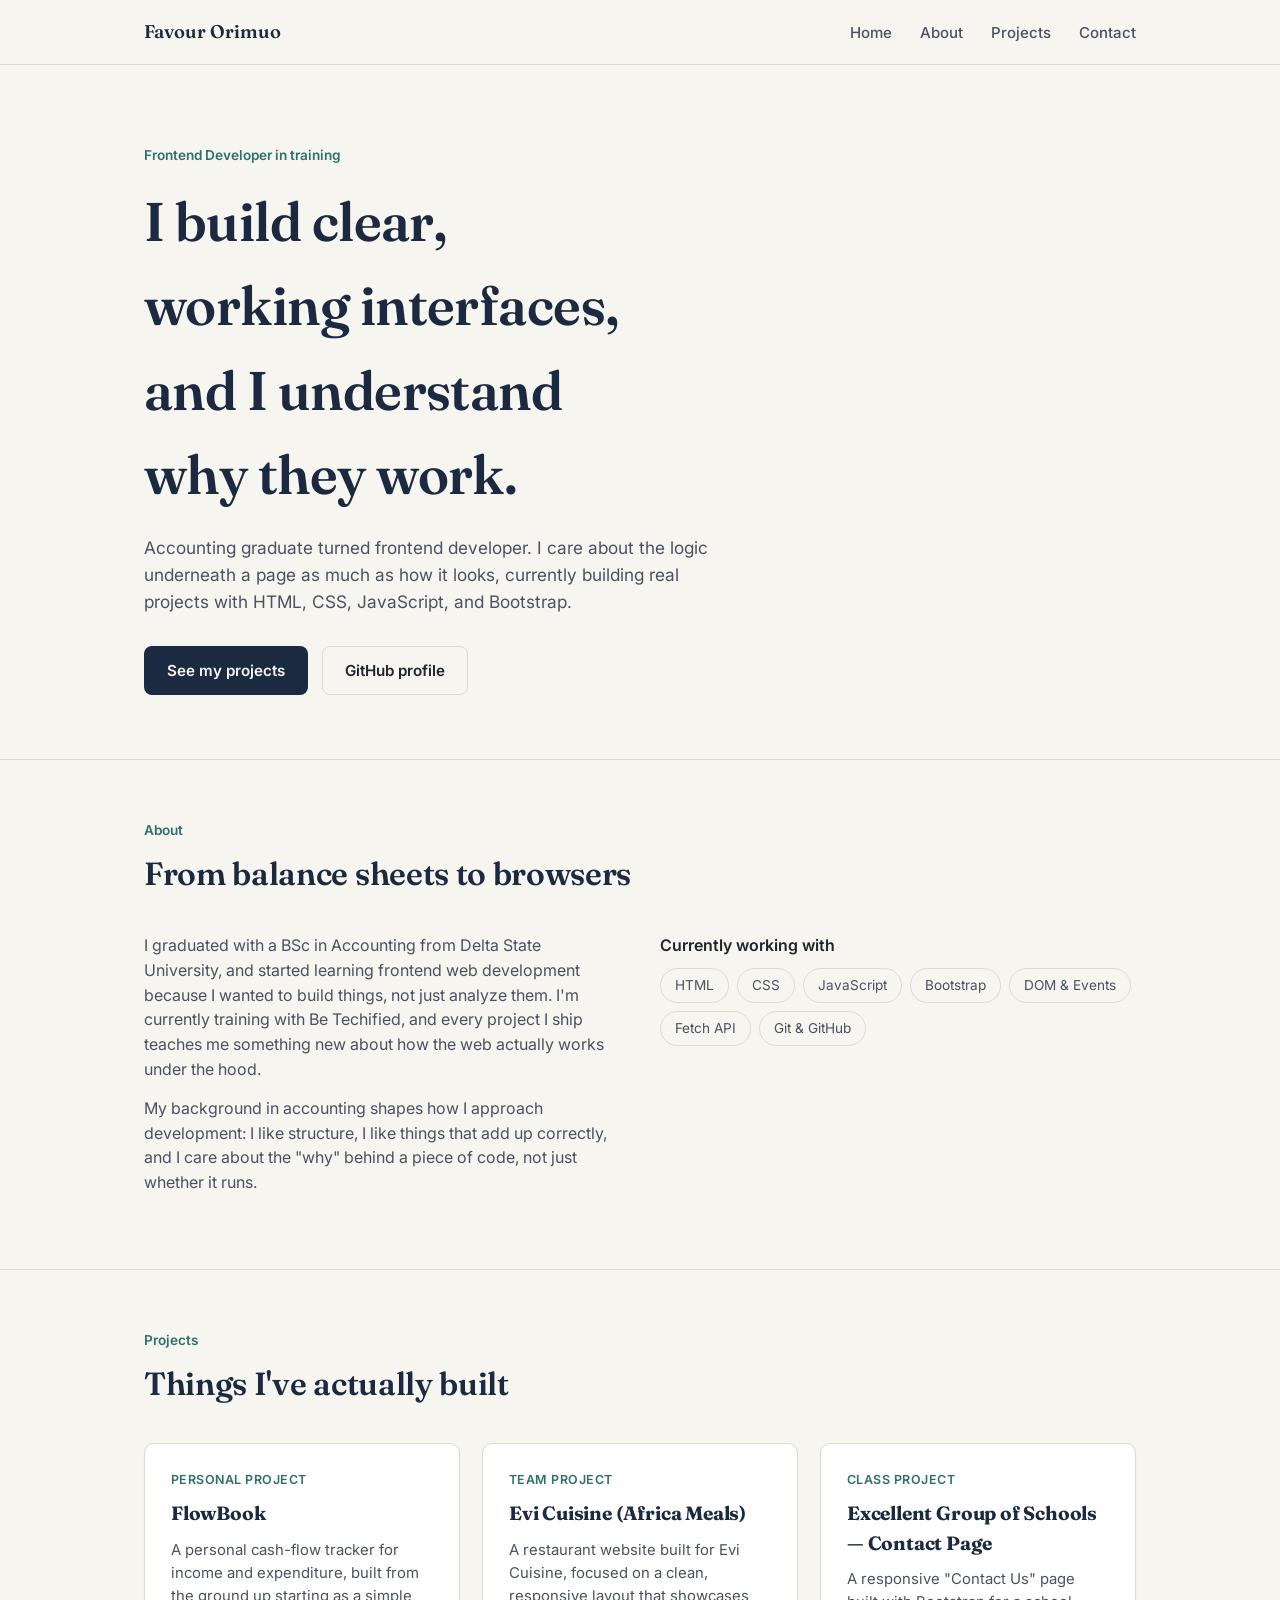
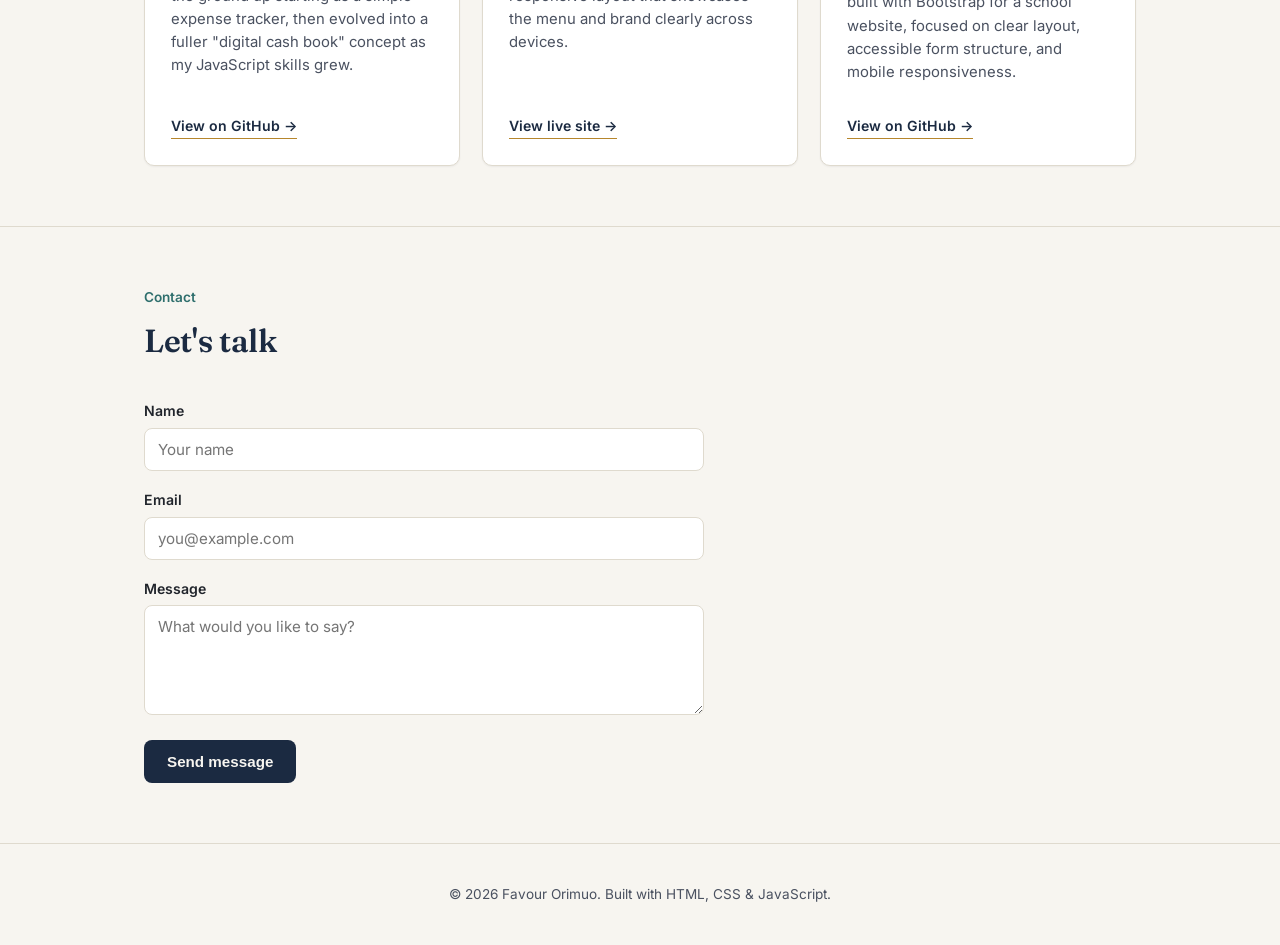
<file: index.html>
<!DOCTYPE html>
<html lang="en">
<head>
<meta charset="UTF-8">
<meta name="viewport" content="width=device-width, initial-scale=1, viewport-fit=cover">
<title>Favour Orimuo — Frontend Developer</title>
<link rel="preconnect" href="https://fonts.googleapis.com">
<link rel="preconnect" href="https://fonts.gstatic.com" crossorigin>
<link href="https://fonts.googleapis.com/css2?family=Fraunces:opsz,wght@9..144,500;9..144,600;9..144,700&family=Inter:wght@400;500;600;700&display=swap" rel="stylesheet">
<link rel="stylesheet" href="style.css">
</head>
<body>

<header>
  <nav class="wrap">
    <a class="brand" href="#home">Favour Orimuo</a>
    <ul class="navlinks">
      <li><a href="#home">Home</a></li>
      <li><a href="#about">About</a></li>
      <li><a href="#projects">Projects</a></li>
      <li><a href="#contact">Contact</a></li>
    </ul>
    <button id="menuBtn" aria-label="Menu">☰</button>
  </nav>
  <div id="mobileMenu">
    <a href="#home">Home</a>
    <a href="#about">About</a>
    <a href="#projects">Projects</a>
    <a href="#contact">Contact</a>
  </div>
</header>

<main>
  <section id="home" class="hero" style="border-top:none;">
    <div class="wrap">
      <div class="eyebrow">Frontend Developer in training</div>
      <h1>I build clear, working interfaces, and I understand why they work.</h1>
      <p class="lede">Accounting graduate turned frontend developer. I care about the logic underneath a page as much as how it looks, currently building real projects with HTML, CSS, JavaScript, and Bootstrap.</p>
      <div class="cta-row">
        <a class="btn btn-primary" href="#projects">See my projects</a>
        <a class="btn btn-outline" href="https://github.com/Marvel001-1/My-Portfolio" target="_blank" rel="noopener">GitHub profile</a>
      </div>
    </div>
  </section>

  <section id="about">
    <div class="wrap">
      <div class="section-head">
        <div class="eyebrow">About</div>
        <h2>From balance sheets to browsers</h2>
      </div>
      <div class="about-grid">
        <div>
          <p>I graduated with a BSc in Accounting from Delta State University, and started learning frontend web development because I wanted to build things, not just analyze them. I'm currently training with Be Techified, and every project I ship teaches me something new about how the web actually works under the hood.</p>
          <p>My background in accounting shapes how I approach development: I like structure, I like things that add up correctly, and I care about the "why" behind a piece of code, not just whether it runs.</p>
        </div>
        <div>
          <p style="color:var(--ink); font-weight:600; margin-bottom:10px;">Currently working with</p>
          <div class="skills">
            <span class="skill">HTML</span>
            <span class="skill">CSS</span>
            <span class="skill">JavaScript</span>
            <span class="skill">Bootstrap</span>
            <span class="skill">DOM &amp; Events</span>
            <span class="skill">Fetch API</span>
            <span class="skill">Git &amp; GitHub</span>
          </div>
        </div>
      </div>
    </div>
  </section>

  <section id="projects">
    <div class="wrap">
      <div class="section-head">
        <div class="eyebrow">Projects</div>
        <h2>Things I've actually built</h2>
      </div>
      <div class="projects">
        <div class="project-card">
          <span class="project-tag">Personal project</span>
          <h3>FlowBook</h3>
          <p>A personal cash-flow tracker for income and expenditure, built from the ground up starting as a simple expense tracker, then evolved into a fuller "digital cash book" concept as my JavaScript skills grew.</p>
          <a class="project-link" href="#">View on GitHub →</a>
        </div>
        <div class="project-card">
          <span class="project-tag">Team project</span>
          <h3>Evi Cuisine (Africa Meals)</h3>
          <p>A restaurant website built for Evi Cuisine, focused on a clean, responsive layout that showcases the menu and brand clearly across devices.</p>
          <a class="project-link" href="#">View live site →</a>
        </div>
        <div class="project-card">
          <span class="project-tag">Class project</span>
          <h3>Excellent Group of Schools — Contact Page</h3>
          <p>A responsive "Contact Us" page built with Bootstrap for a school website, focused on clear layout, accessible form structure, and mobile responsiveness.</p>
          <a class="project-link" href="#">View on GitHub →</a>
        </div>
      </div>
    </div>
  </section>

  <section id="contact">
    <div class="wrap">
      <div class="section-head">
        <div class="eyebrow">Contact</div>
        <h2>Let's talk</h2>
      </div>
      <form id="contactForm" novalidate>
        <div class="field" id="nameField">
          <label for="name">Name</label>
          <input type="text" id="name" name="name" placeholder="Your name">
          <div class="error">Please enter your name.</div>
        </div>
        <div class="field" id="emailField">
          <label for="email">Email</label>
          <input type="email" id="email" name="email" placeholder="you@example.com">
          <div class="error">Please enter a valid email address.</div>
        </div>
        <div class="field" id="messageField">
          <label for="message">Message</label>
          <textarea id="message" name="message" placeholder="What would you like to say?"></textarea>
          <div class="error">Please enter a message.</div>
        </div>
        <button type="submit" class="btn btn-primary">Send message</button>
        <div id="formStatus"></div>
      </form>
    </div>
  </section>
</main>

<footer>
  © <span id="year"></span> Favour Orimuo. Built with HTML, CSS &amp; JavaScript.
</footer>

<script src="script.js"></script>

</body>
</html>
</file>
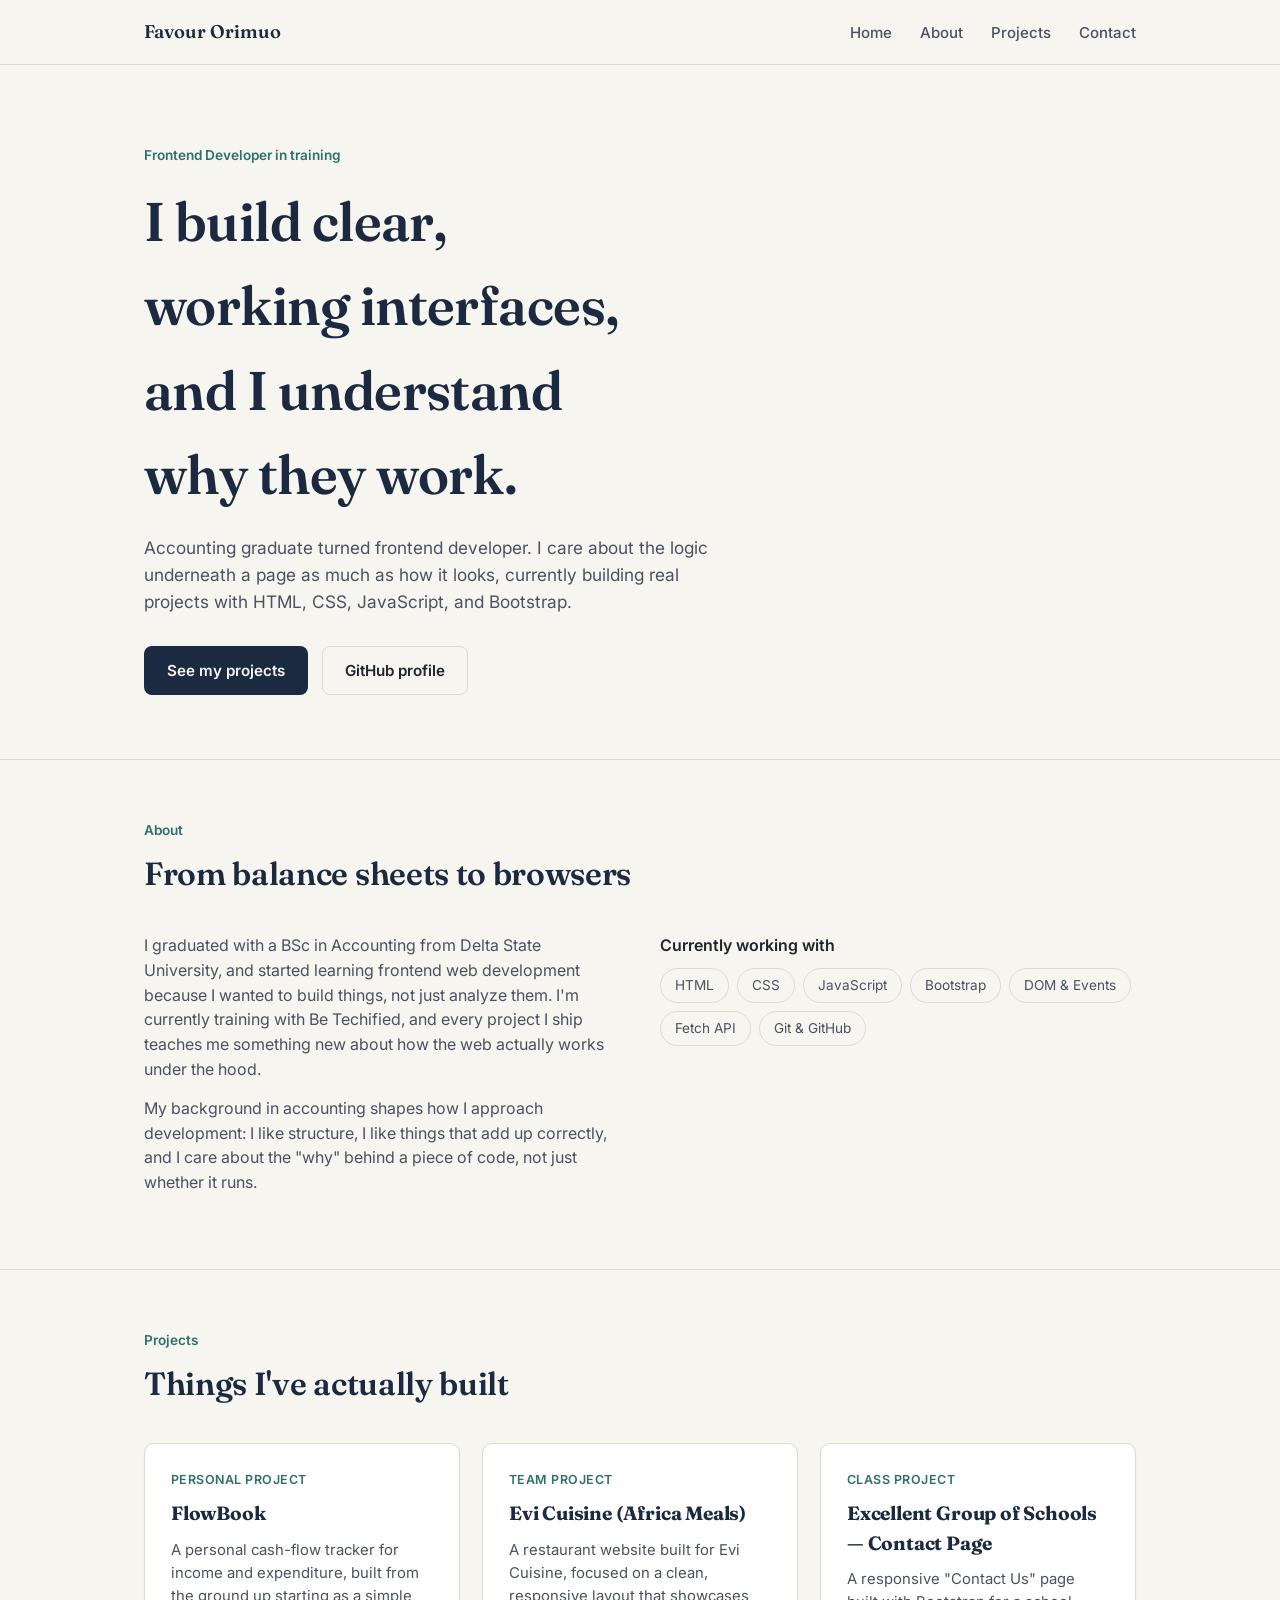
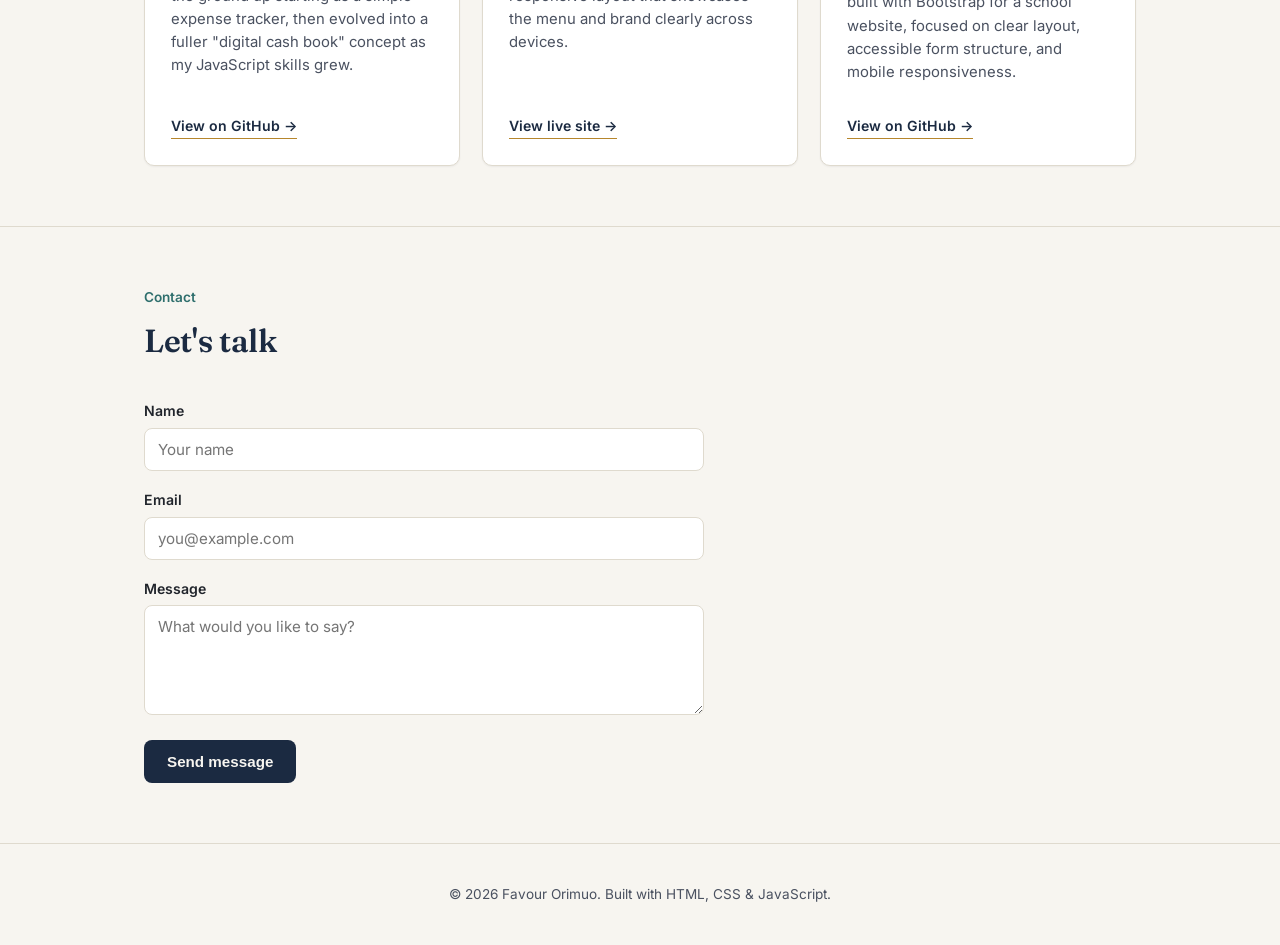
<file: index-1.html>
<!DOCTYPE html>
<html lang="en">
<head>
<meta charset="UTF-8">
<meta name="viewport" content="width=device-width, initial-scale=1, viewport-fit=cover">
<title>Favour Orimuo — Frontend Developer</title>
<link rel="preconnect" href="https://fonts.googleapis.com">
<link rel="preconnect" href="https://fonts.gstatic.com" crossorigin>
<link href="https://fonts.googleapis.com/css2?family=Fraunces:opsz,wght@9..144,500;9..144,600;9..144,700&family=Inter:wght@400;500;600;700&display=swap" rel="stylesheet">
<link rel="stylesheet" href="style.css">
</head>
<body>

<header>
  <nav class="wrap">
    <a class="brand" href="#home">Favour Orimuo</a>
    <ul class="navlinks">
      <li><a href="#home">Home</a></li>
      <li><a href="#about">About</a></li>
      <li><a href="#projects">Projects</a></li>
      <li><a href="#contact">Contact</a></li>
    </ul>
    <button id="menuBtn" aria-label="Menu">☰</button>
  </nav>
  <div id="mobileMenu">
    <a href="#home">Home</a>
    <a href="#about">About</a>
    <a href="#projects">Projects</a>
    <a href="#contact">Contact</a>
  </div>
</header>

<main>
  <section id="home" class="hero" style="border-top:none;">
    <div class="wrap">
      <div class="eyebrow">Frontend Developer in training</div>
      <h1>I build clear, working interfaces, and I understand why they work.</h1>
      <p class="lede">Accounting graduate turned frontend developer. I care about the logic underneath a page as much as how it looks, currently building real projects with HTML, CSS, JavaScript, and Bootstrap.</p>
      <div class="cta-row">
        <a class="btn btn-primary" href="#projects">See my projects</a>
        <a class="btn btn-outline" href="https://github.com/yourusername" target="_blank" rel="noopener">GitHub profile</a>
      </div>
    </div>
  </section>

  <section id="about">
    <div class="wrap">
      <div class="section-head">
        <div class="eyebrow">About</div>
        <h2>From balance sheets to browsers</h2>
      </div>
      <div class="about-grid">
        <div>
          <p>I graduated with a BSc in Accounting from Delta State University, and started learning frontend web development because I wanted to build things, not just analyze them. I'm currently training with Be Techified, and every project I ship teaches me something new about how the web actually works under the hood.</p>
          <p>My background in accounting shapes how I approach development: I like structure, I like things that add up correctly, and I care about the "why" behind a piece of code, not just whether it runs.</p>
        </div>
        <div>
          <p style="color:var(--ink); font-weight:600; margin-bottom:10px;">Currently working with</p>
          <div class="skills">
            <span class="skill">HTML</span>
            <span class="skill">CSS</span>
            <span class="skill">JavaScript</span>
            <span class="skill">Bootstrap</span>
            <span class="skill">DOM &amp; Events</span>
            <span class="skill">Fetch API</span>
            <span class="skill">Git &amp; GitHub</span>
          </div>
        </div>
      </div>
    </div>
  </section>

  <section id="projects">
    <div class="wrap">
      <div class="section-head">
        <div class="eyebrow">Projects</div>
        <h2>Things I've actually built</h2>
      </div>
      <div class="projects">
        <div class="project-card">
          <span class="project-tag">Personal project</span>
          <h3>FlowBook</h3>
          <p>A personal cash-flow tracker for income and expenditure, built from the ground up starting as a simple expense tracker, then evolved into a fuller "digital cash book" concept as my JavaScript skills grew.</p>
          <a class="project-link" href="#">View on GitHub →</a>
        </div>
        <div class="project-card">
          <span class="project-tag">Team project</span>
          <h3>Evi Cuisine (Africa Meals)</h3>
          <p>A restaurant website built for Evi Cuisine, focused on a clean, responsive layout that showcases the menu and brand clearly across devices.</p>
          <a class="project-link" href="#">View live site →</a>
        </div>
        <div class="project-card">
          <span class="project-tag">Class project</span>
          <h3>Excellent Group of Schools — Contact Page</h3>
          <p>A responsive "Contact Us" page built with Bootstrap for a school website, focused on clear layout, accessible form structure, and mobile responsiveness.</p>
          <a class="project-link" href="#">View on GitHub →</a>
        </div>
      </div>
    </div>
  </section>

  <section id="contact">
    <div class="wrap">
      <div class="section-head">
        <div class="eyebrow">Contact</div>
        <h2>Let's talk</h2>
      </div>
      <form id="contactForm" novalidate>
        <div class="field" id="nameField">
          <label for="name">Name</label>
          <input type="text" id="name" name="name" placeholder="Your name">
          <div class="error">Please enter your name.</div>
        </div>
        <div class="field" id="emailField">
          <label for="email">Email</label>
          <input type="email" id="email" name="email" placeholder="you@example.com">
          <div class="error">Please enter a valid email address.</div>
        </div>
        <div class="field" id="messageField">
          <label for="message">Message</label>
          <textarea id="message" name="message" placeholder="What would you like to say?"></textarea>
          <div class="error">Please enter a message.</div>
        </div>
        <button type="submit" class="btn btn-primary">Send message</button>
        <div id="formStatus"></div>
      </form>
    </div>
  </section>
</main>

<footer>
  © <span id="year"></span> Favour Orimuo. Built with HTML, CSS &amp; JavaScript.
</footer>

<script src="script.js"></script>

</body>
</html>
</file>
<file: style.css>
:root {
    --bg: #F7F5F0;
    --bg-alt: #FFFFFF;
    --ink: #20242B;
    --ink-soft: #4A5160;
    --navy: #1B2A41;
    --gold: #B6862C;
    --teal: #2F6F6D;
    --line: #DFDACE;
    --card-shadow: 0 1px 2px rgba(27,42,65,0.06);
    padding-top: env(safe-area-inset-top, 0px);
    padding-bottom: env(safe-area-inset-bottom, 0px);
    box-sizing: border-box;
  }
  @media (prefers-color-scheme: dark) {
    :root:not([data-theme="light"]) {
      --bg: #14181F;
      --bg-alt: #1B212B;
      --ink: #EDEBE4;
      --ink-soft: #B8BCC6;
      --navy: #EDEBE4;
      --gold: #D9A63E;
      --teal: #6FBDB8;
      --line: #2C333F;
      --card-shadow: 0 1px 2px rgba(0,0,0,0.3);
    }
  }
  :root[data-theme="dark"] {
    --bg: #14181F;
    --bg-alt: #1B212B;
    --ink: #EDEBE4;
    --ink-soft: #B8BCC6;
    --navy: #EDEBE4;
    --gold: #D9A63E;
    --teal: #6FBDB8;
    --line: #2C333F;
    --card-shadow: 0 1px 2px rgba(0,0,0,0.3);
  }
  * { box-sizing: border-box; }
  html { scroll-padding-top: 76px; scroll-behavior: smooth; }
  body {
    margin: 0;
    background: var(--bg);
    color: var(--ink);
    font-family: 'Inter', -apple-system, sans-serif;
    line-height: 1.55;
    -webkit-font-smoothing: antialiased;
  }
  h1, h2, h3, .display {
    font-family: 'Fraunces', Georgia, serif;
    color: var(--navy);
    margin: 0;
    letter-spacing: -0.01em;
  }
  a { color: inherit; }
  .wrap { max-width: 1040px; margin: 0 auto; padding: 0 24px; }

  header {
    position: sticky; top: 0; z-index: 20;
    background: color-mix(in srgb, var(--bg) 88%, transparent);
    backdrop-filter: blur(10px);
    border-bottom: 1px solid var(--line);
    padding-top: env(safe-area-inset-top, 0px);
  }
  nav.wrap {
    display: flex; align-items: center; justify-content: space-between;
    height: 64px;
  }
  .brand { font-family: 'Fraunces', serif; font-weight: 600; font-size: 1.15rem; color: var(--navy); text-decoration: none; }
  .navlinks { display: flex; gap: 28px; list-style: none; margin: 0; padding: 0; }
  .navlinks a { text-decoration: none; font-size: 0.94rem; color: var(--ink-soft); font-weight: 500; }
  .navlinks a:hover { color: var(--teal); }
  #menuBtn { display: none; background: none; border: 1px solid var(--line); border-radius: 8px; width: 40px; height: 40px; color: var(--ink); font-size: 1.1rem; cursor: pointer; }
  #mobileMenu { display: none; flex-direction: column; gap: 2px; padding: 8px 24px 18px; border-bottom: 1px solid var(--line); }
  #mobileMenu a { padding: 10px 0; text-decoration: none; color: var(--ink-soft); font-weight: 500; border-bottom: 1px solid var(--line); }
  #mobileMenu a:last-child { border-bottom: none; }

  @media (max-width: 720px) {
    .navlinks { display: none; }
    #menuBtn { display: block; }
    #mobileMenu.open { display: flex; }
  }

  .hero { padding: 80px 0 64px; }
  .eyebrow { color: var(--teal); font-weight: 600; font-size: 0.85rem; margin-bottom: 14px; }
  .hero h1 { font-size: clamp(2.1rem, 5vw, 3.4rem); font-weight: 600; max-width: 14ch; }
  .hero p.lede { max-width: 52ch; color: var(--ink-soft); font-size: 1.08rem; margin-top: 18px; }
  .cta-row { display: flex; gap: 14px; margin-top: 30px; flex-wrap: wrap; }
  .btn {
    display: inline-flex; align-items: center; gap: 8px;
    padding: 12px 22px; border-radius: 8px; font-weight: 600; font-size: 0.95rem;
    text-decoration: none; border: 1px solid transparent; cursor: pointer;
  }
  .btn-primary { background: var(--navy); color: var(--bg); }
  .btn-outline { border-color: var(--line); color: var(--ink); background: transparent; }

  section { padding: 60px 0; border-top: 1px solid var(--line); }
  .section-head { margin-bottom: 34px; }
  .section-head .eyebrow { margin-bottom: 8px; }
  .section-head h2 { font-size: clamp(1.5rem, 3vw, 2rem); font-weight: 600; }

  .about-grid { display: grid; grid-template-columns: 1fr 1fr; gap: 40px; align-items: start; }
  .about-grid p { color: var(--ink-soft); margin: 0 0 14px; }
  .skills { display: flex; flex-wrap: wrap; gap: 8px; margin-top: 6px; }
  .skill { border: 1px solid var(--line); border-radius: 999px; padding: 6px 14px; font-size: 0.85rem; color: var(--ink-soft); }
  @media (max-width: 720px) { .about-grid { grid-template-columns: 1fr; } }

  .projects { display: grid; grid-template-columns: repeat(3, 1fr); gap: 22px; }
  @media (max-width: 900px) { .projects { grid-template-columns: 1fr; } }
  .project-card {
    background: var(--bg-alt); border: 1px solid var(--line); border-radius: 10px;
    padding: 26px; box-shadow: var(--card-shadow); display: flex; flex-direction: column; height: 100%;
  }
  .project-tag { color: var(--teal); font-weight: 600; font-size: 0.78rem; text-transform: uppercase; letter-spacing: 0.04em; }
  .project-card h3 { font-size: 1.2rem; margin-top: 10px; }
  .project-card p { color: var(--ink-soft); font-size: 0.93rem; margin-top: 10px; flex-grow: 1; }
  .project-link { margin-top: 16px; font-size: 0.88rem; font-weight: 600; color: var(--navy); text-decoration: none; border-bottom: 1px solid var(--gold); padding-bottom: 2px; align-self: flex-start; }

  form { max-width: 560px; }
  .field { margin-bottom: 18px; }
  .field label { display: block; font-size: 0.88rem; font-weight: 600; margin-bottom: 6px; color: var(--ink); }
  .field input, .field textarea {
    width: 100%; padding: 11px 13px; border-radius: 8px; border: 1px solid var(--line);
    background: var(--bg-alt); color: var(--ink); font-family: inherit; font-size: 0.95rem;
  }
  .field textarea { resize: vertical; min-height: 110px; }
  .field .error { color: #B4432E; font-size: 0.82rem; margin-top: 6px; display: none; }
  .field.invalid input, .field.invalid textarea { border-color: #B4432E; }
  .field.invalid .error { display: block; }
  #formStatus { margin-top: 16px; font-size: 0.92rem; font-weight: 600; display: none; }
  #formStatus.success { color: var(--teal); display: block; }

  footer { padding: 40px 0; text-align: center; color: var(--ink-soft); font-size: 0.85rem; border-top: 1px solid var(--line); }
</file>
